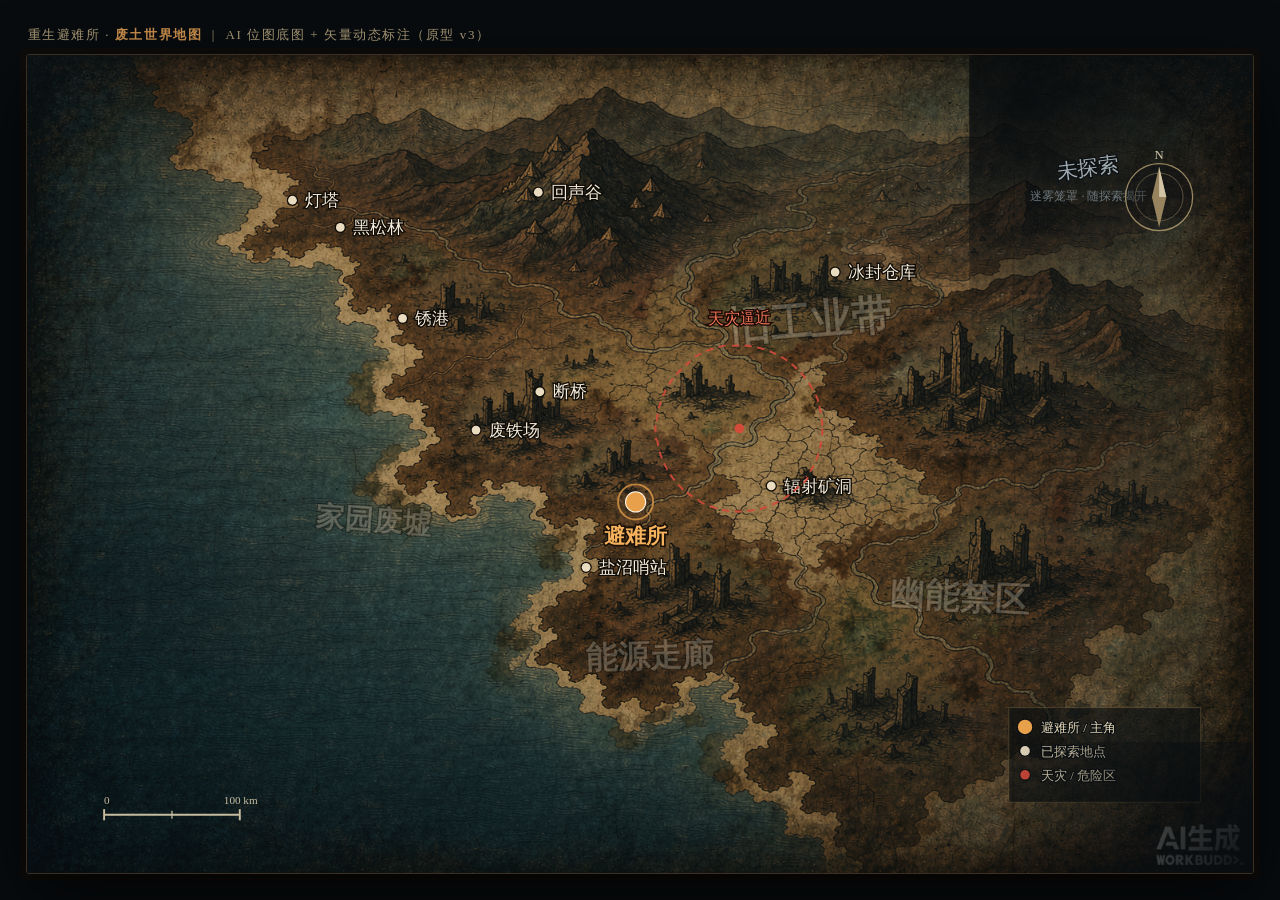
<file: map-demo.html>
<!DOCTYPE html>
<html lang="zh-CN">
<head>
<meta charset="utf-8">
<title>废土世界地图 · 原型 v3（位图底图 + 矢量标注）</title>
<style>
  * { box-sizing: border-box; }
  html, body { margin:0; height:100%; background:#080c0f; font-family:"Songti SC","SimSun","Noto Serif SC",serif; }
  body { display:flex; align-items:center; justify-content:center; padding:24px; }
  .wrap { width:min(96vw, 1240px); }
  .cap { color:#c9b48a; font-size:13px; letter-spacing:.12em; margin:0 0 10px 2px; opacity:.85; }
  .cap b { color:#f0a85a; font-weight:600; }
  .stage {
    position:relative; width:100%; aspect-ratio:1536/1024;
    border:1px solid #3a2f22; border-radius:3px; overflow:hidden;
    box-shadow:0 24px 70px rgba(0,0,0,.75), 0 0 0 6px rgba(20,14,9,.6);
  }
  .stage > img { width:100%; height:100%; display:block; }
  .stage > svg { position:absolute; inset:0; width:100%; height:100%; }
  /* 盖住 AI 水印（右下角） */
  .wm {
    position:absolute; right:0; bottom:0; width:30%; height:16%; pointer-events:none;
    background:radial-gradient(circle at 100% 100%, rgba(8,12,15,.98), rgba(8,12,15,0) 72%);
  }
  .label { paint-order:stroke; }
  .zname { font-weight:700; paint-order:stroke; }
  .pname { paint-order:stroke; }
</style>
</head>
<body>
<div class="wrap">
  <p class="cap">重生避难所 · <b>废土世界地图</b> &nbsp;|&nbsp; AI 位图底图 + 矢量动态标注（原型 v3）</p>
  <div class="stage">
    <img src="./assets/map/map-base.png" alt="废土世界地图底图">
    <svg viewBox="0 0 1536 1024" xmlns="http://www.w3.org/2000/svg">
      <defs>
        <filter id="r1" x="-20%" y="-20%" width="140%" height="140%">
          <feTurbulence type="fractalNoise" baseFrequency="0.014" numOctaves="2" seed="5" result="n"/>
          <feDisplacementMap in="SourceGraphic" in2="n" scale="5"/>
        </filter>
        <radialGradient id="fog" cx="20%" cy="20%" r="90%">
          <stop offset="0%" stop-color="#060a0d" stop-opacity=".92"/>
          <stop offset="100%" stop-color="#060a0d" stop-opacity=".15"/>
        </radialGradient>
      </defs>

      <!-- 区域大字（半透明压在地形上） -->
      <g class="zname" font-size="52" fill="#f3e9d2" fill-opacity=".26" stroke="#120c06" stroke-width="2.5" stroke-opacity=".35">
        <text x="880" y="360" transform="rotate(-5 880 360)">旧工业带</text>
        <text x="1080" y="690" font-size="44" transform="rotate(3 1080 690)">幽能禁区</text>
        <text x="700" y="770" font-size="40" transform="rotate(-2 700 770)">能源走廊</text>
        <text x="360" y="590" font-size="36" transform="rotate(4 360 590)">家园废墟</text>
      </g>

      <!-- 地点：点 + 散落地名 -->
      <g class="pname" font-size="21" fill="#f4ecda" stroke="#0e0a05" stroke-width="3.2">
        <g><circle cx="470" cy="330" r="5.5" fill="#e9dcc0"/><text x="486" y="337">锈港</text></g>
        <g><circle cx="392" cy="216" r="5.5" fill="#e9dcc0"/><text x="408" y="223">黑松林</text></g>
        <g><circle cx="700" cy="642" r="5.5" fill="#e9dcc0"/><text x="716" y="649">盐沼哨站</text></g>
        <g><circle cx="642" cy="422" r="5.5" fill="#e9dcc0"/><text x="658" y="429">断桥</text></g>
        <g><circle cx="932" cy="540" r="5.5" fill="#e9dcc0"/><text x="948" y="547">辐射矿洞</text></g>
        <g><circle cx="562" cy="470" r="5.5" fill="#e9dcc0"/><text x="578" y="477">废铁场</text></g>
        <g><circle cx="640" cy="172" r="5.5" fill="#e9dcc0"/><text x="656" y="179">回声谷</text></g>
        <g><circle cx="1012" cy="272" r="5.5" fill="#e9dcc0"/><text x="1028" y="279">冰封仓库</text></g>
        <g><circle cx="332" cy="182" r="5.5" fill="#e9dcc0"/><text x="348" y="189">灯塔</text></g>
      </g>

      <!-- 避难所 -->
      <g class="label">
        <circle cx="762" cy="560" r="22" fill="none" stroke="#e8a04a" stroke-width="2.4" opacity=".75"/>
        <circle cx="762" cy="560" r="12" fill="#e8a04a" stroke="#fff8ea" stroke-width="2.6"/>
        <text x="762" y="612" font-size="26" font-weight="700" fill="#f6b25c" stroke="#1a1006" stroke-width="4" text-anchor="middle">避难所</text>
      </g>

      <!-- 天灾收缩圈 -->
      <g filter="url(#r1)">
        <circle cx="892" cy="468" r="104" fill="none" stroke="#d24b3a" stroke-width="2.6" stroke-dasharray="9 7" opacity=".9"/>
        <circle cx="892" cy="468" r="6" fill="#d24b3a"/>
        <text x="892" y="336" font-size="20" fill="#ee7458" stroke="#1a0805" stroke-width="3.4" text-anchor="middle" class="label">天灾逼近</text>
      </g>

      <!-- 战争迷雾（右上未探索区） -->
      <g>
        <rect x="1180" y="0" width="356" height="300" fill="url(#fog)"/>
        <text x="1330" y="150" font-size="26" fill="#c3d0d6" stroke="#0a0f13" stroke-width="3" text-anchor="middle" opacity=".8" transform="rotate(-7 1330 150)" class="label">未探索</text>
        <text x="1330" y="182" font-size="15" fill="#8d9ba3" text-anchor="middle" opacity=".7">迷雾笼罩 · 随探索揭开</text>
      </g>

      <!-- 罗盘 -->
      <g transform="translate(1418,178)" opacity=".9">
        <circle r="42" fill="rgba(10,14,18,.35)" stroke="#a8956b" stroke-width="1.6"/>
        <circle r="30" fill="none" stroke="#8a7a5c" stroke-width=".8"/>
        <path d="M0 -38 L9 0 L0 38 L-9 0 Z" fill="#a48f66"/>
        <path d="M0 -38 L9 0 L0 0 Z" fill="#e6d8b6"/>
        <text x="0" y="-48" font-size="16" fill="#e6d8b6" text-anchor="middle">N</text>
      </g>

      <!-- 比例尺 -->
      <g transform="translate(96,952)" opacity=".85">
        <line x1="0" y1="0" x2="170" y2="0" stroke="#e6d8b6" stroke-width="2.4"/>
        <line x1="0" y1="-7" x2="0" y2="7" stroke="#e6d8b6" stroke-width="2.4"/>
        <line x1="85" y1="-5" x2="85" y2="5" stroke="#e6d8b6" stroke-width="1.6"/>
        <line x1="170" y1="-7" x2="170" y2="7" stroke="#e6d8b6" stroke-width="2.4"/>
        <text x="0" y="-14" font-size="14" fill="#e6d8b6">0</text>
        <text x="150" y="-14" font-size="14" fill="#e6d8b6">100 km</text>
      </g>

      <!-- 图例（同时盖住水印） -->
      <g transform="translate(1246,846)" font-size="16" fill="#e6d8b6" class="label" stroke="#0a0f13" stroke-width="2.6">
        <rect x="-16" y="-28" width="240" height="118" fill="rgba(8,12,15,.62)" stroke="#6b5a3c" stroke-width="1"/>
        <circle cx="4" cy="-4" r="9" fill="#e8a04a"/><text x="24" y="2">避难所 / 主角</text>
        <circle cx="4" cy="26" r="6" fill="#e9dcc0"/><text x="24" y="32">已探索地点</text>
        <circle cx="4" cy="56" r="6" fill="#d24b3a"/><text x="24" y="62">天灾 / 危险区</text>
      </g>
    </svg>
    <div class="wm"></div>
  </div>
</div>
</body>
</html>
</file>
